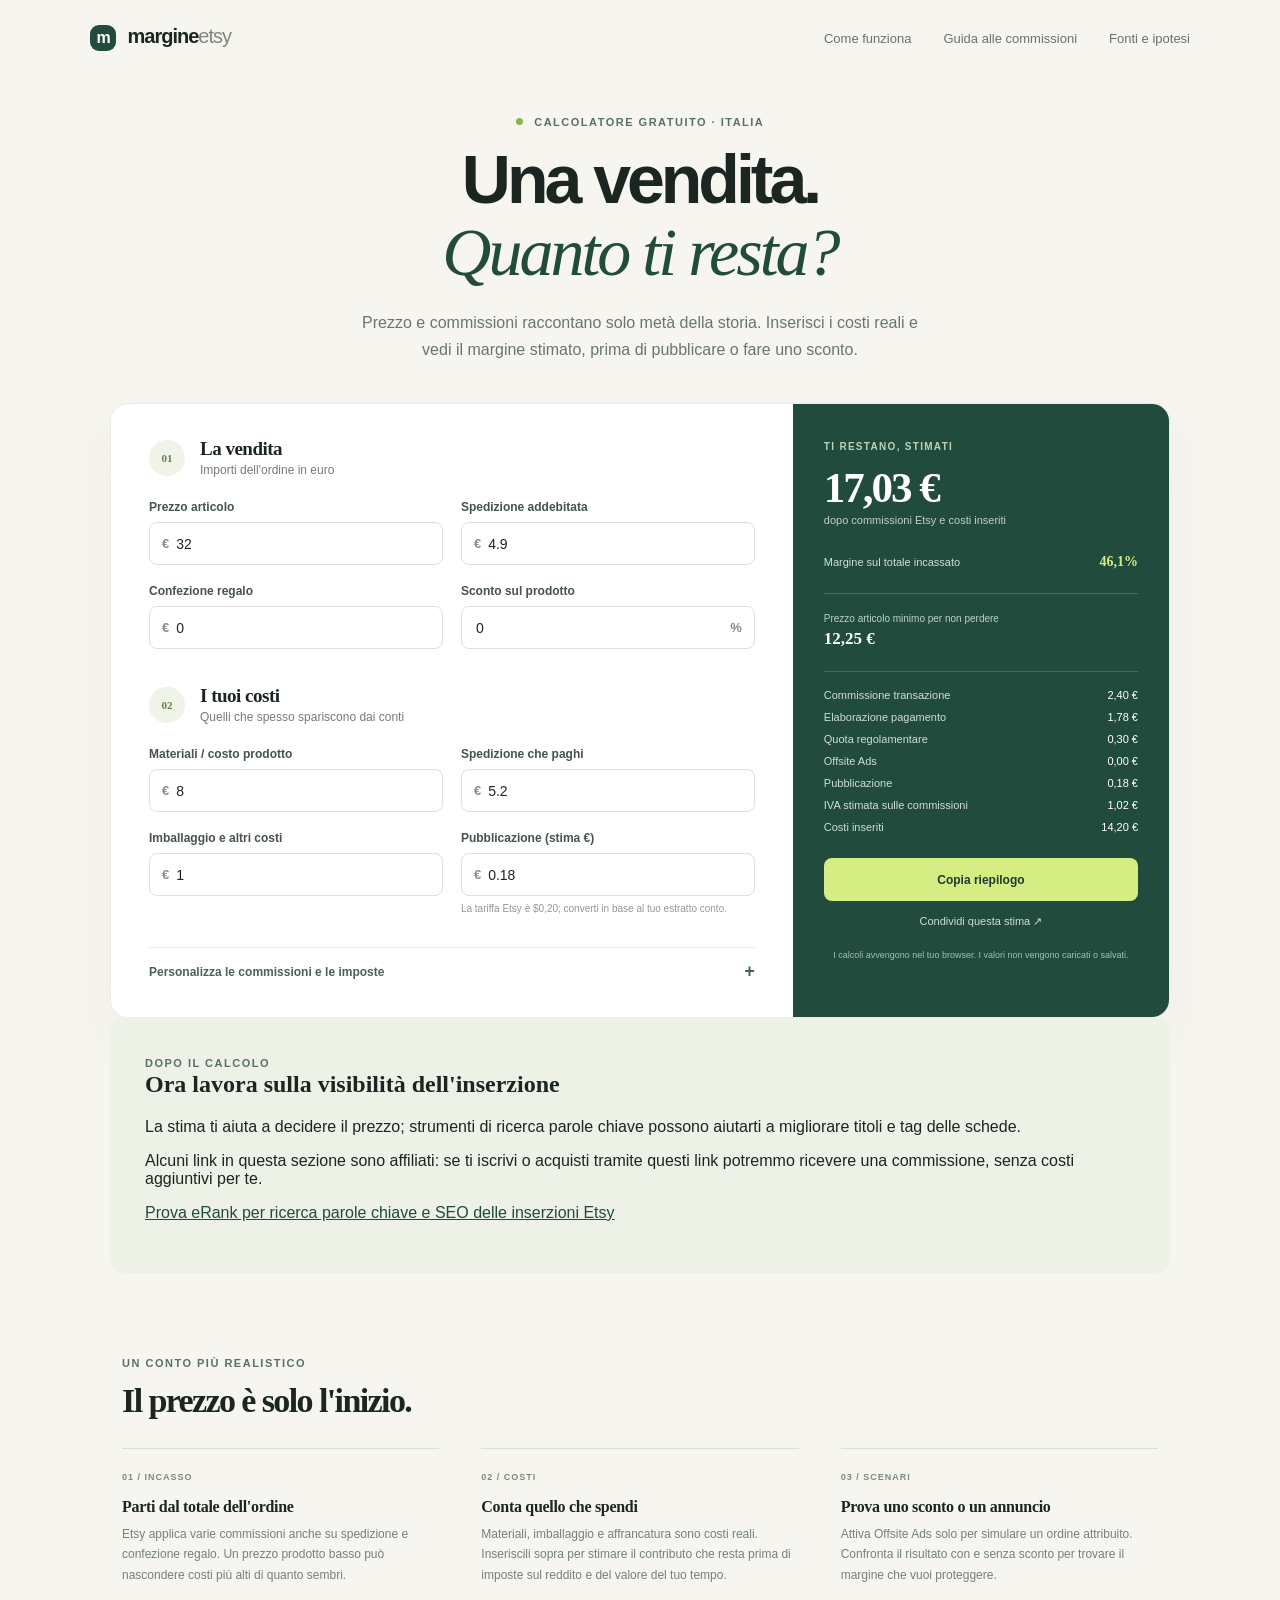
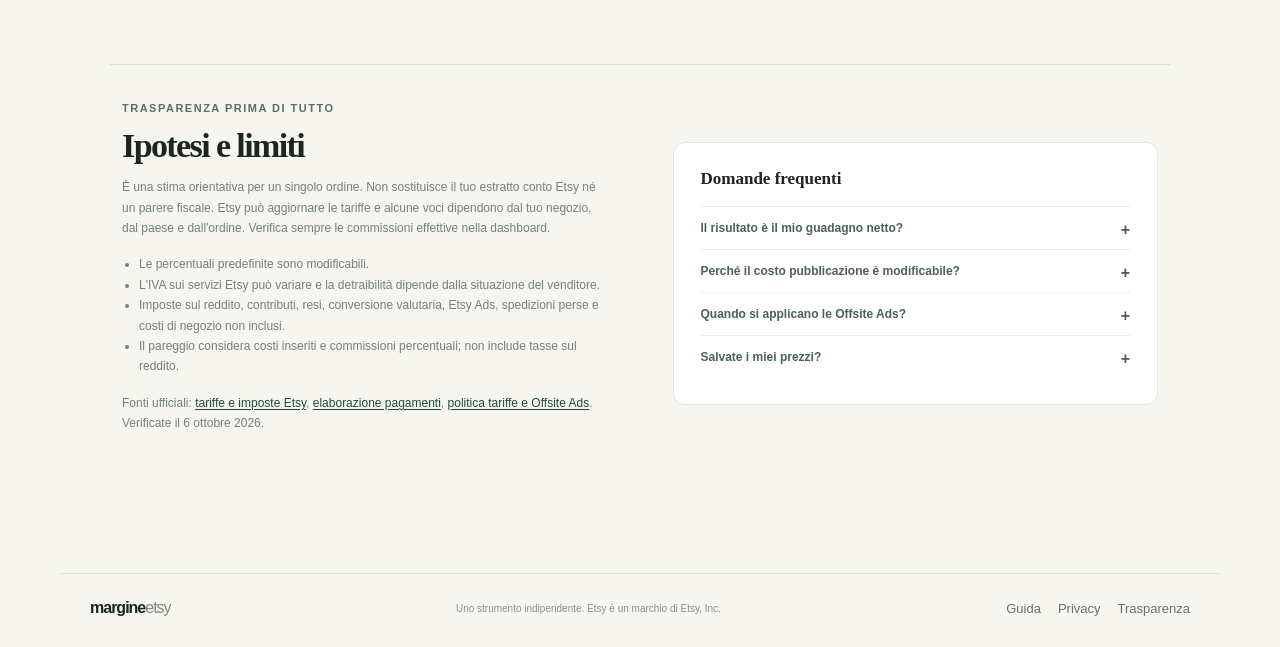
<file: index.html>
<!doctype html>
<html lang="it">
<head>
  <meta charset="utf-8">
  <meta name="viewport" content="width=device-width, initial-scale=1">
  <meta name="description" content="Calcola quanto ti resta davvero da una vendita Etsy: commissioni, IVA sui servizi, costi, sconti e Offsite Ads. Gratuito, senza registrazione.">
  <meta name="theme-color" content="#f7f5f0">
  <link rel="stylesheet" href="styles.css">
  <title>Calcolatore margine Etsy Italia: quanto ti resta? | Margine Etsy</title>
  <meta property="og:title" content="Quanto ti resta da una vendita Etsy? Calcolalo">
  <meta property="og:description" content="Stima commissioni e margine del tuo prossimo ordine Etsy, gratis e senza registrazione.">
  <meta property="og:type" content="website">
  <script type="application/ld+json">
  {"@context":"https://schema.org","@type":"WebApplication","name":"Margine Etsy Italia","applicationCategory":"BusinessApplication","operatingSystem":"Any","offers":{"@type":"Offer","price":"0","priceCurrency":"EUR"},"inLanguage":"it"}
  </script>
  <script type="application/ld+json">
  {"@context":"https://schema.org","@type":"FAQPage","mainEntity":[{"@type":"Question","name":"Il risultato è il mio guadagno netto?","acceptedAnswer":{"@type":"Answer","text":"No. È il ricavo dell'ordine meno le commissioni stimate e i costi inseriti. Non include imposte sul reddito, contributi o il valore del lavoro."}},{"@type":"Question","name":"Perché il costo pubblicazione è modificabile?","acceptedAnswer":{"@type":"Answer","text":"Etsy pubblica la tariffa in dollari USA; il controvalore addebitato in euro dipende dal cambio e dall'estratto conto."}},{"@type":"Question","name":"Quando si applicano le Offsite Ads?","acceptedAnswer":{"@type":"Answer","text":"Solo sugli ordini attribuiti a una visita generata dalle inserzioni esterne di Etsy. La percentuale dipende dalle regole e dalla soglia di vendite del negozio."}}]}
  </script>
    <link rel="canonical" href="https://etsy-calculator-nine.vercel.app/">
  <meta property="og:url" content="https://etsy-calculator-nine.vercel.app/">
</head>
<body>
  <header class="topbar"><a class="brand" href="index.html" aria-label="Margine Etsy, home"><span class="brand-mark">m</span> margine<span class="brand-light">etsy</span></a><nav><a href="#guida">Come funziona</a><a href="commissioni-etsy.html">Guida alle commissioni</a><a href="#fonti">Fonti e ipotesi</a></nav></header>
  <main>
    <section class="hero"><div class="eyebrow"><span class="dot"></span> Calcolatore gratuito · Italia</div><h1>Una vendita.<br><em>Quanto ti resta?</em></h1><p class="intro">Prezzo e commissioni raccontano solo metà della storia. Inserisci i costi reali e vedi il margine stimato, prima di pubblicare o fare uno sconto.</p></section>
    <section class="calculator" id="calcolatore" aria-label="Calcolatore margine Etsy">
      <div class="inputs">
        <div class="section-heading"><span class="step">01</span><div><h2>La vendita</h2><p>Importi dell'ordine in euro</p></div></div>
        <div class="field-grid">
          <label>Prezzo articolo <span class="control"><span>€</span><input id="price" type="number" min="0" step="0.01" value="32.00" inputmode="decimal"></span></label>
          <label>Spedizione addebitata <span class="control"><span>€</span><input id="shipping" type="number" min="0" step="0.01" value="4.90" inputmode="decimal"></span></label>
          <label>Confezione regalo <span class="control"><span>€</span><input id="gift" type="number" min="0" step="0.01" value="0" inputmode="decimal"></span></label>
          <label>Sconto sul prodotto <span class="control"><input id="discount" type="number" min="0" max="100" step="1" value="0" inputmode="decimal"><span>%</span></span></label>
        </div>
        <div class="section-heading second"><span class="step">02</span><div><h2>I tuoi costi</h2><p>Quelli che spesso spariscono dai conti</p></div></div>
        <div class="field-grid">
          <label>Materiali / costo prodotto <span class="control"><span>€</span><input id="cogs" type="number" min="0" step="0.01" value="8.00" inputmode="decimal"></span></label>
          <label>Spedizione che paghi <span class="control"><span>€</span><input id="postage" type="number" min="0" step="0.01" value="5.20" inputmode="decimal"></span></label>
          <label>Imballaggio e altri costi <span class="control"><span>€</span><input id="other" type="number" min="0" step="0.01" value="1.00" inputmode="decimal"></span></label>
          <label>Pubblicazione (stima €) <span class="control"><span>€</span><input id="listing" type="number" min="0" step="0.01" value="0.18" inputmode="decimal"></span><small>La tariffa Etsy è $0,20; converti in base al tuo estratto conto.</small></label>
        </div>
        <details class="advanced"><summary>Personalizza le commissioni e le imposte</summary>
          <div class="field-grid advanced-grid">
            <label>Commissione di transazione <span class="control"><input id="transaction" type="number" min="0" max="100" step="0.1" value="6.5" inputmode="decimal"><span>%</span></span></label>
            <label>Elaborazione pagamento <span class="control"><input id="processing" type="number" min="0" max="100" step="0.1" value="4" inputmode="decimal"><span>%</span></span></label>
            <label>Quota fissa pagamento <span class="control"><span>€</span><input id="fixed" type="number" min="0" step="0.01" value="0.30" inputmode="decimal"></span></label>
            <label>Quota regolamentare <span class="control"><input id="regulatory" type="number" min="0" max="100" step="0.1" value="0.8" inputmode="decimal"><span>%</span></span><small>Imposta al valore indicato per il tuo account, se applicabile.</small></label>
            <label>IVA sulle commissioni Etsy <span class="control"><input id="feeVat" type="number" min="0" max="100" step="1" value="22" inputmode="decimal"><span>%</span></span><small>Aliquota indicativa; personalizza in base alla fattura e alla detraibilità.</small></label>
            <label>Offsite Ads <select id="offsite"><option value="0">Nessun ordine attribuito</option><option value="15">Ordine attribuito · 15%</option><option value="12">Ordine attribuito · 12%</option></select><small>Si applica solo agli ordini attribuiti alle inserzioni esterne.</small></label>
          </div>
          <label class="check"><input id="vatOnFees" type="checkbox" checked><span>Considera l'IVA sui servizi Etsy come costo</span></label>
        </details>
      </div>
      <aside class="results" aria-live="polite">
        <div class="result-label">TI RESTANO, STIMATI</div><div class="net" id="net">€ 0,00</div><div class="result-caption">dopo commissioni Etsy e costi inseriti</div>
        <div class="margin-line"><span>Margine sul totale incassato</span><strong id="margin">0%</strong></div>
        <div class="rule"></div>
        <div class="break-even"><span>Prezzo articolo minimo per non perdere</span><strong id="breakEven">€ 0,00</strong></div>
        <div class="fee-list" id="feeList"></div>
        <button class="button" id="copy">Copia riepilogo</button><button class="share-link" id="share">Condividi questa stima ↗</button>
        <p class="privacy-note">I calcoli avvengono nel tuo browser. I valori non vengono caricati o salvati.</p>
      </aside>
    </section>
    <section class="monetize" id="resources"><div><span class="eyebrow">Dopo il calcolo</span><h2>Ora lavora sulla visibilità dell'inserzione</h2><p>La stima ti aiuta a decidere il prezzo; strumenti di ricerca parole chiave possono aiutarti a migliorare titoli e tag delle schede.</p><div id="affiliateLinks"></div></div></section>
    <section class="guide" id="guida"><div class="eyebrow">Un conto più realistico</div><h2>Il prezzo è solo l'inizio.</h2><div class="guide-grid"><article><span>01 / INCASSO</span><h3>Parti dal totale dell'ordine</h3><p>Etsy applica varie commissioni anche su spedizione e confezione regalo. Un prezzo prodotto basso può nascondere costi più alti di quanto sembri.</p></article><article><span>02 / COSTI</span><h3>Conta quello che spendi</h3><p>Materiali, imballaggio e affrancatura sono costi reali. Inseriscili sopra per stimare il contributo che resta prima di imposte sul reddito e del valore del tuo tempo.</p></article><article><span>03 / SCENARI</span><h3>Prova uno sconto o un annuncio</h3><p>Attiva Offsite Ads solo per simulare un ordine attribuito. Confronta il risultato con e senza sconto per trovare il margine che vuoi proteggere.</p></article></div></section>
    <section class="faq" id="fonti"><div><div class="eyebrow">Trasparenza prima di tutto</div><h2>Ipotesi e limiti</h2><p>È una stima orientativa per un singolo ordine. Non sostituisce il tuo estratto conto Etsy né un parere fiscale. Etsy può aggiornare le tariffe e alcune voci dipendono dal tuo negozio, dal paese e dall'ordine. Verifica sempre le commissioni effettive nella dashboard.</p><ul><li>Le percentuali predefinite sono modificabili.</li><li>L'IVA sui servizi Etsy può variare e la detraibilità dipende dalla situazione del venditore.</li><li>Imposte sul reddito, contributi, resi, conversione valutaria, Etsy Ads, spedizioni perse e costi di negozio non inclusi.</li><li>Il pareggio considera costi inseriti e commissioni percentuali; non include tasse sul reddito.</li></ul><p class="source-links">Fonti ufficiali: <a href="https://help.etsy.com/hc/en-us/articles/115014483627-What-are-the-Fees-and-Taxes-for-Selling-on-Etsy" target="_blank" rel="noopener">tariffe e imposte Etsy</a>, <a href="https://help.etsy.com/hc/en-us/articles/115015628847-What-are-Payment-Processing-Fees-for-Selling-on-Etsy" target="_blank" rel="noopener">elaborazione pagamenti</a>, <a href="https://www.etsy.com/legal/fees/" target="_blank" rel="noopener">politica tariffe e Offsite Ads</a>. Verificate il 6 ottobre 2026.</p></div><div class="faq-card"><h3>Domande frequenti</h3><details><summary>Il risultato è il mio guadagno netto?</summary><p>No. È il ricavo dell'ordine meno le commissioni stimate e i costi che inserisci. Non include imposte sul reddito, contributi o il valore del tuo lavoro.</p></details><details><summary>Perché il costo pubblicazione è modificabile?</summary><p>Etsy pubblica la tariffa in dollari USA; il controvalore addebitato in euro dipende dal cambio e dal tuo estratto conto.</p></details><details><summary>Quando si applicano le Offsite Ads?</summary><p>Solo sugli ordini attribuiti a una visita generata dalle inserzioni esterne di Etsy. La percentuale dipende dalle regole e dalla soglia di vendite del negozio.</p></details><details><summary>Salvate i miei prezzi?</summary><p>No. Il calcolo viene eseguito localmente nel browser e non richiede account o invio dei dati.</p></details></div></section>
  </main>
  <footer><a class="brand" href="index.html">margine<span class="brand-light">etsy</span></a><span>Uno strumento indipendente. Etsy è un marchio di Etsy, Inc.</span><div><a href="commissioni-etsy.html">Guida</a><a href="privacy.html">Privacy</a><a href="disclosure.html">Trasparenza</a></div></footer>
  <script src="config.js"></script><script src="calculator.js"></script><script src="app.js"></script>
</body>
</html>
</file>
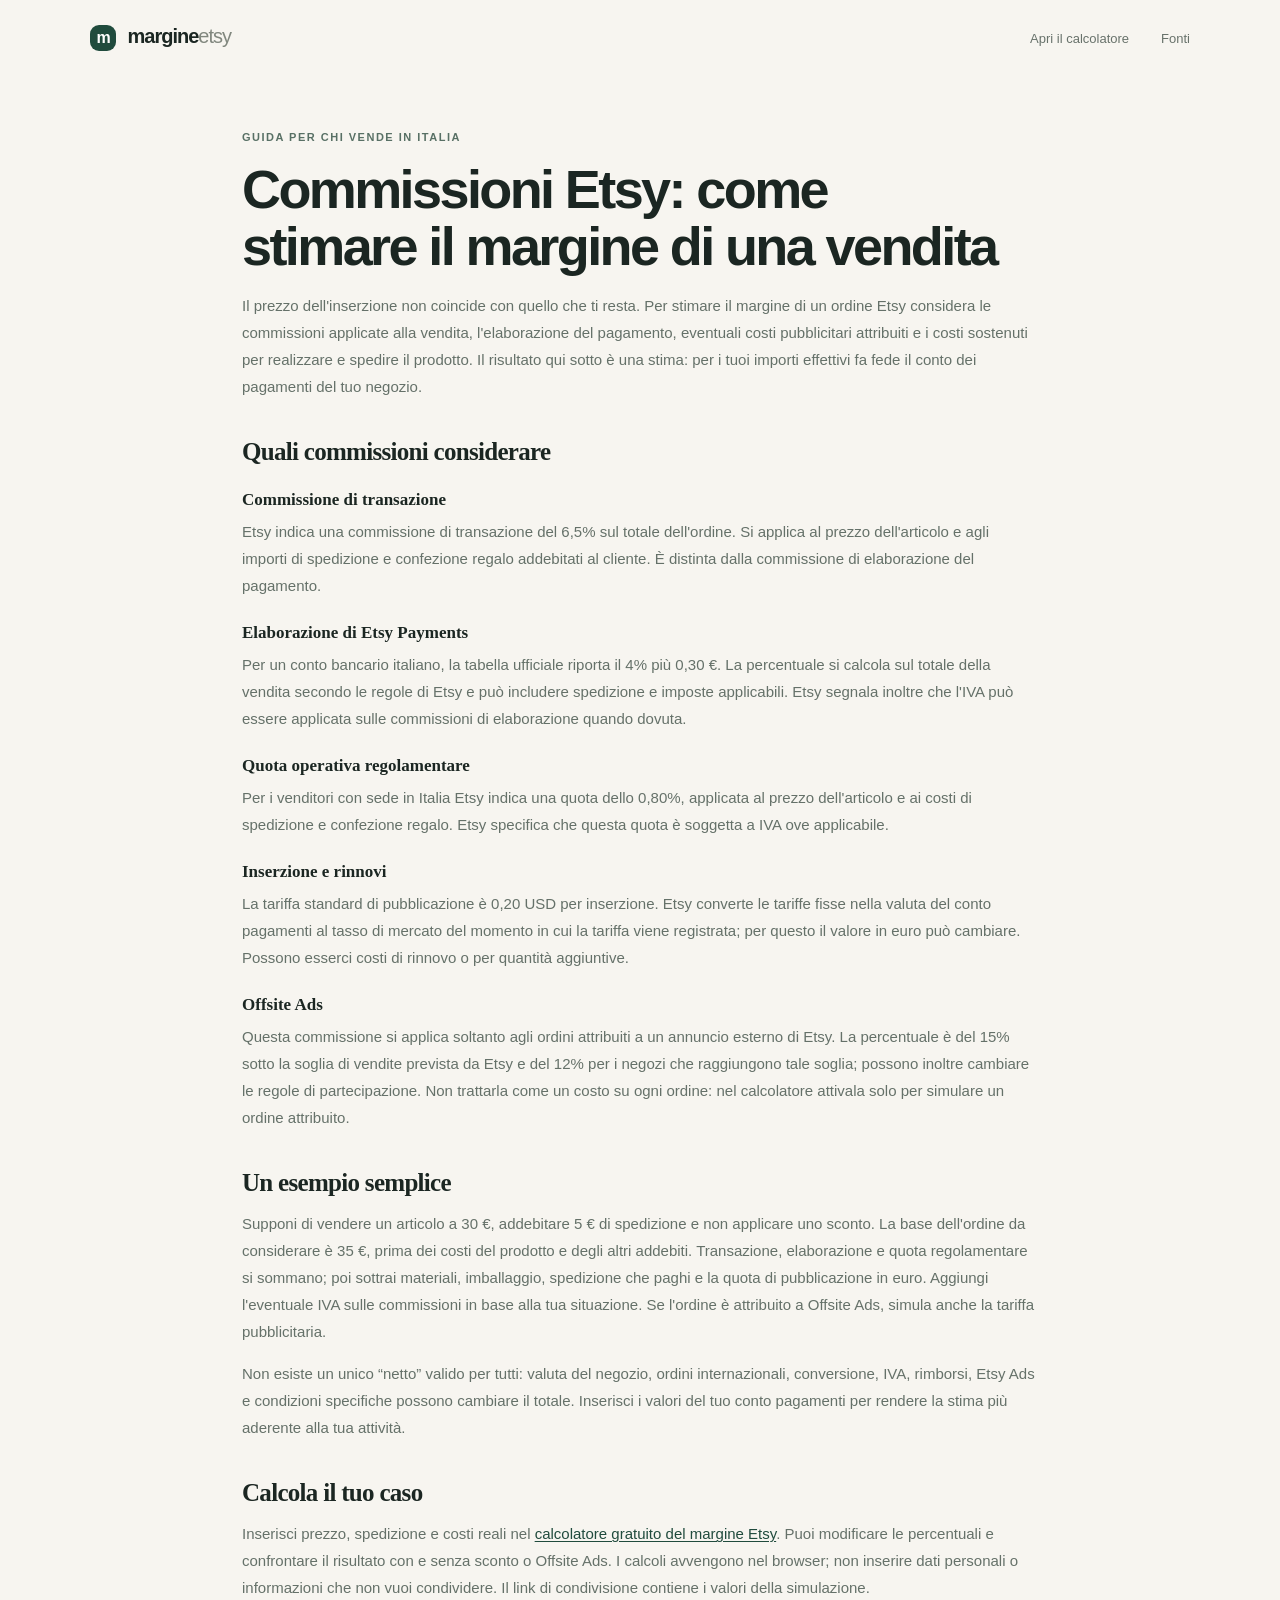
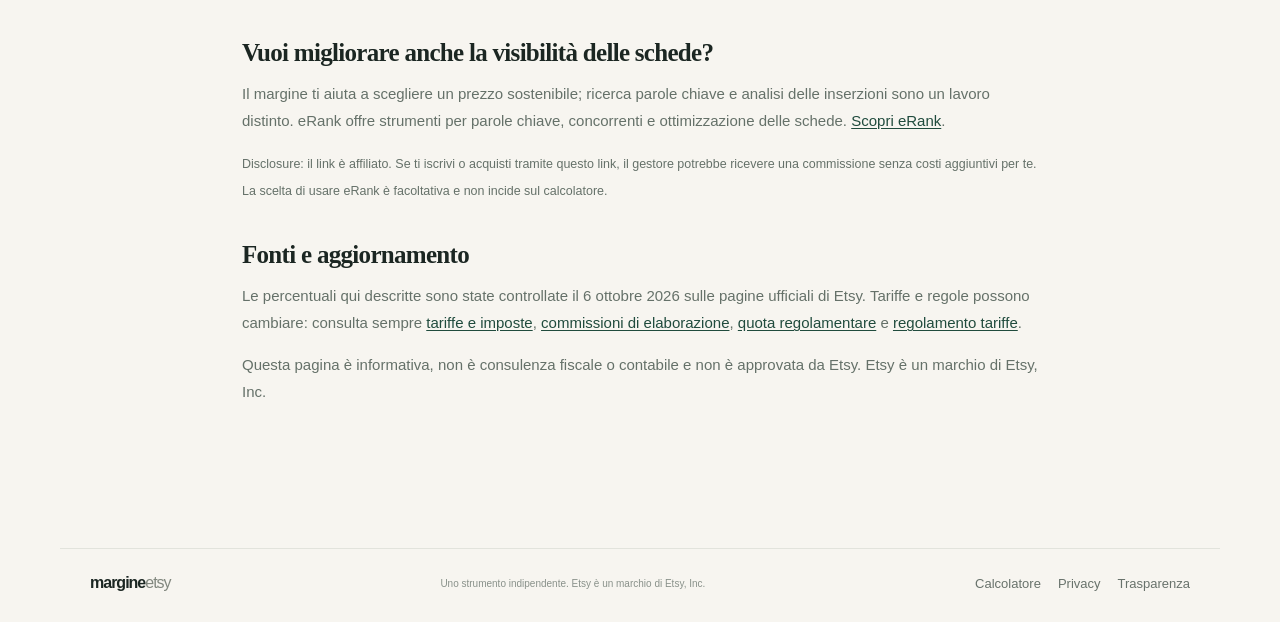
<file: commissioni-etsy.html>
<!doctype html>
<html lang="it">
<head>
  <meta charset="utf-8">
  <meta name="viewport" content="width=device-width, initial-scale=1">
  <meta name="description" content="Guida pratica alle commissioni Etsy per venditori italiani: transazione, pagamenti, quota regolamentare, Offsite Ads e costi da inserire nel prezzo.">
  <meta name="theme-color" content="#f7f5f0">
  <link rel="stylesheet" href="styles.css">
  <link rel="canonical" href="https://etsy-calculator-nine.vercel.app/commissioni-etsy.html">
  <title>Commissioni Etsy in Italia: guida e calcolo del margine | Margine Etsy</title>
  <meta property="og:title" content="Commissioni Etsy in Italia: guida pratica">
  <meta property="og:description" content="Capisci quali costi Etsy considerare e stima quanto resta da un ordine.">
  <meta property="og:type" content="article">
</head>
<body>
  <header class="topbar"><a class="brand" href="index.html"><span class="brand-mark">m</span> margine<span class="brand-light">etsy</span></a><nav><a href="index.html#calcolatore">Apri il calcolatore</a><a href="index.html#fonti">Fonti</a></nav></header>
  <main>
    <article class="faq guide-article">
      <div class="eyebrow">Guida per chi vende in Italia</div>
      <h1>Commissioni Etsy: come stimare il margine di una vendita</h1>
      <p>Il prezzo dell'inserzione non coincide con quello che ti resta. Per stimare il margine di un ordine Etsy considera le commissioni applicate alla vendita, l'elaborazione del pagamento, eventuali costi pubblicitari attribuiti e i costi sostenuti per realizzare e spedire il prodotto. Il risultato qui sotto è una stima: per i tuoi importi effettivi fa fede il conto dei pagamenti del tuo negozio.</p>

      <h2>Quali commissioni considerare</h2>
      <h3>Commissione di transazione</h3>
      <p>Etsy indica una commissione di transazione del 6,5% sul totale dell'ordine. Si applica al prezzo dell'articolo e agli importi di spedizione e confezione regalo addebitati al cliente. È distinta dalla commissione di elaborazione del pagamento.</p>

      <h3>Elaborazione di Etsy Payments</h3>
      <p>Per un conto bancario italiano, la tabella ufficiale riporta il 4% più 0,30&nbsp;€. La percentuale si calcola sul totale della vendita secondo le regole di Etsy e può includere spedizione e imposte applicabili. Etsy segnala inoltre che l'IVA può essere applicata sulle commissioni di elaborazione quando dovuta.</p>

      <h3>Quota operativa regolamentare</h3>
      <p>Per i venditori con sede in Italia Etsy indica una quota dello 0,80%, applicata al prezzo dell'articolo e ai costi di spedizione e confezione regalo. Etsy specifica che questa quota è soggetta a IVA ove applicabile.</p>

      <h3>Inserzione e rinnovi</h3>
      <p>La tariffa standard di pubblicazione è 0,20&nbsp;USD per inserzione. Etsy converte le tariffe fisse nella valuta del conto pagamenti al tasso di mercato del momento in cui la tariffa viene registrata; per questo il valore in euro può cambiare. Possono esserci costi di rinnovo o per quantità aggiuntive.</p>

      <h3>Offsite Ads</h3>
      <p>Questa commissione si applica soltanto agli ordini attribuiti a un annuncio esterno di Etsy. La percentuale è del 15% sotto la soglia di vendite prevista da Etsy e del 12% per i negozi che raggiungono tale soglia; possono inoltre cambiare le regole di partecipazione. Non trattarla come un costo su ogni ordine: nel calcolatore attivala solo per simulare un ordine attribuito.</p>

      <h2>Un esempio semplice</h2>
      <p>Supponi di vendere un articolo a 30&nbsp;€, addebitare 5&nbsp;€ di spedizione e non applicare uno sconto. La base dell'ordine da considerare è 35&nbsp;€, prima dei costi del prodotto e degli altri addebiti. Transazione, elaborazione e quota regolamentare si sommano; poi sottrai materiali, imballaggio, spedizione che paghi e la quota di pubblicazione in euro. Aggiungi l'eventuale IVA sulle commissioni in base alla tua situazione. Se l'ordine è attribuito a Offsite Ads, simula anche la tariffa pubblicitaria.</p>
      <p>Non esiste un unico “netto” valido per tutti: valuta del negozio, ordini internazionali, conversione, IVA, rimborsi, Etsy Ads e condizioni specifiche possono cambiare il totale. Inserisci i valori del tuo conto pagamenti per rendere la stima più aderente alla tua attività.</p>

      <h2>Calcola il tuo caso</h2>
      <p>Inserisci prezzo, spedizione e costi reali nel <a href="index.html#calcolatore">calcolatore gratuito del margine Etsy</a>. Puoi modificare le percentuali e confrontare il risultato con e senza sconto o Offsite Ads. I calcoli avvengono nel browser; non inserire dati personali o informazioni che non vuoi condividere. Il link di condivisione contiene i valori della simulazione.</p>

      <h2>Vuoi migliorare anche la visibilità delle schede?</h2>
      <p>Il margine ti aiuta a scegliere un prezzo sostenibile; ricerca parole chiave e analisi delle inserzioni sono un lavoro distinto. eRank offre strumenti per parole chiave, concorrenti e ottimizzazione delle schede. <a href="https://erank.com/?fpr=eduardo-e12ecb" rel="sponsored nofollow noopener" target="_blank">Scopri eRank</a>.</p>
      <p><small>Disclosure: il link è affiliato. Se ti iscrivi o acquisti tramite questo link, il gestore potrebbe ricevere una commissione senza costi aggiuntivi per te. La scelta di usare eRank è facoltativa e non incide sul calcolatore.</small></p>

      <h2>Fonti e aggiornamento</h2>
      <p>Le percentuali qui descritte sono state controllate il 6 ottobre 2026 sulle pagine ufficiali di Etsy. Tariffe e regole possono cambiare: consulta sempre <a href="https://help.etsy.com/hc/it/articles/115014483627-Tariffe-commissioni-e-imposte-per-vendere-su-Etsy" target="_blank" rel="noopener">tariffe e imposte</a>, <a href="https://help.etsy.com/hc/it/articles/115015628847-Cosa-sono-le-commissioni-per-l-elaborazione-dei-pagamenti-per-vendere-su-Etsy" target="_blank" rel="noopener">commissioni di elaborazione</a>, <a href="https://help.etsy.com/hc/it/articles/1500011073202-Che-cos-%C3%A8-una-commissione-operativa-regolamentare" target="_blank" rel="noopener">quota regolamentare</a> e <a href="https://www.etsy.com/legal/fees/" target="_blank" rel="noopener">regolamento tariffe</a>.</p>
      <p>Questa pagina è informativa, non è consulenza fiscale o contabile e non è approvata da Etsy. Etsy è un marchio di Etsy, Inc.</p>
    </article>
  </main>
  <footer><a class="brand" href="index.html">margine<span class="brand-light">etsy</span></a><span>Uno strumento indipendente. Etsy è un marchio di Etsy, Inc.</span><div><a href="index.html">Calcolatore</a><a href="privacy.html">Privacy</a><a href="disclosure.html">Trasparenza</a></div></footer>
</body>
</html>
</file>
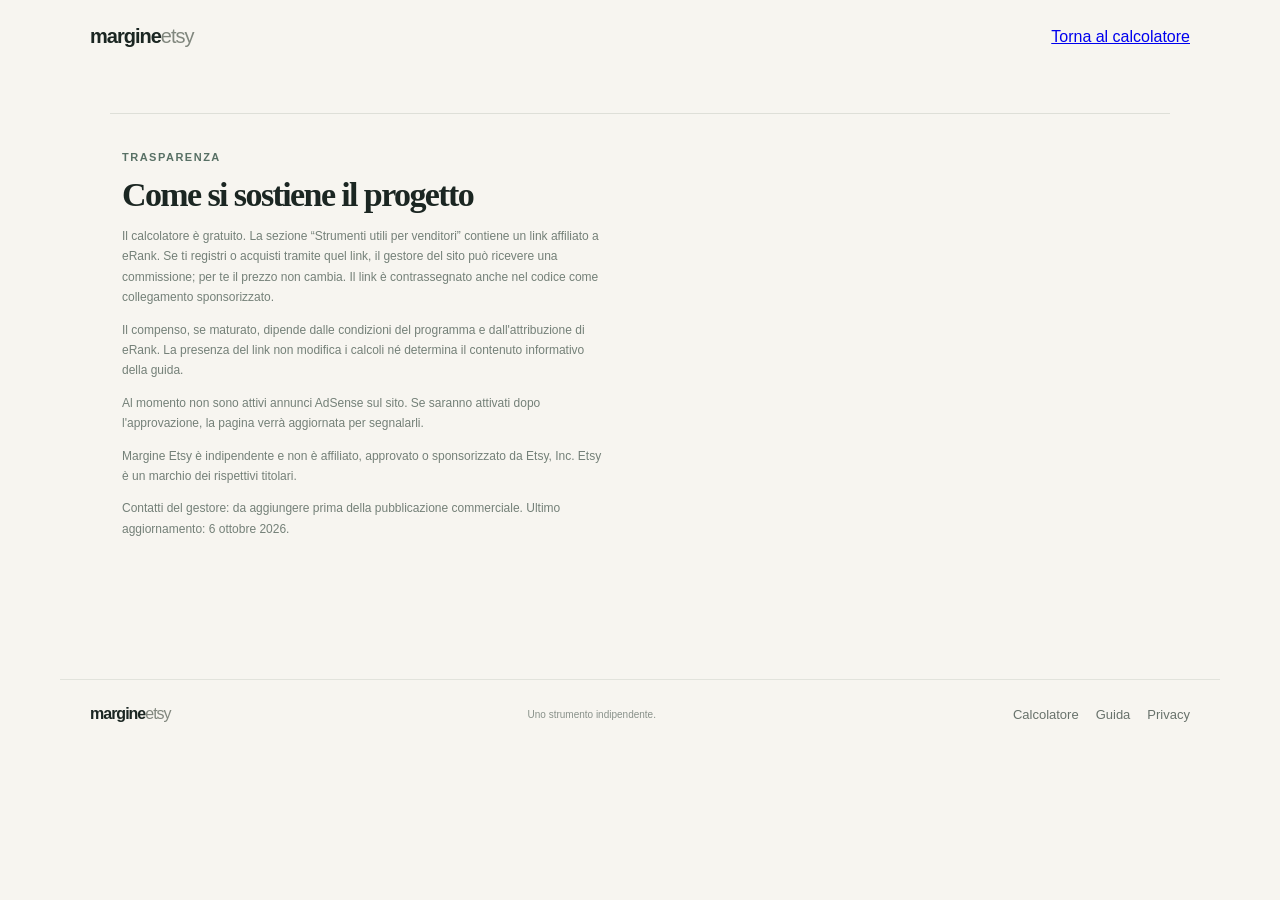
<file: disclosure.html>
<!doctype html><html lang="it"><head><meta charset="utf-8"><meta name="viewport" content="width=device-width, initial-scale=1"><meta name="description" content="Come Margine Etsy può essere finanziato e come segnala i link commerciali."><title>Trasparenza | Margine Etsy</title><link rel="stylesheet" href="styles.css"></head><body><header class="topbar"><a class="brand" href="index.html">margine<span class="brand-light">etsy</span></a><a href="index.html">Torna al calcolatore</a></header><main><section class="faq"><div><div class="eyebrow">Trasparenza</div><h2>Come si sostiene il progetto</h2><p>Il calcolatore è gratuito. La sezione “Strumenti utili per venditori” contiene un link affiliato a eRank. Se ti registri o acquisti tramite quel link, il gestore del sito può ricevere una commissione; per te il prezzo non cambia. Il link è contrassegnato anche nel codice come collegamento sponsorizzato.</p><p>Il compenso, se maturato, dipende dalle condizioni del programma e dall'attribuzione di eRank. La presenza del link non modifica i calcoli né determina il contenuto informativo della guida.</p><p>Al momento non sono attivi annunci AdSense sul sito. Se saranno attivati dopo l'approvazione, la pagina verrà aggiornata per segnalarli.</p><p>Margine Etsy è indipendente e non è affiliato, approvato o sponsorizzato da Etsy, Inc. Etsy è un marchio dei rispettivi titolari.</p><p>Contatti del gestore: da aggiungere prima della pubblicazione commerciale. Ultimo aggiornamento: 6 ottobre 2026.</p></div></section></main><footer><a class="brand" href="index.html">margine<span class="brand-light">etsy</span></a><span>Uno strumento indipendente.</span><div><a href="index.html">Calcolatore</a><a href="commissioni-etsy.html">Guida</a><a href="privacy.html">Privacy</a></div></footer></body></html>
</file>
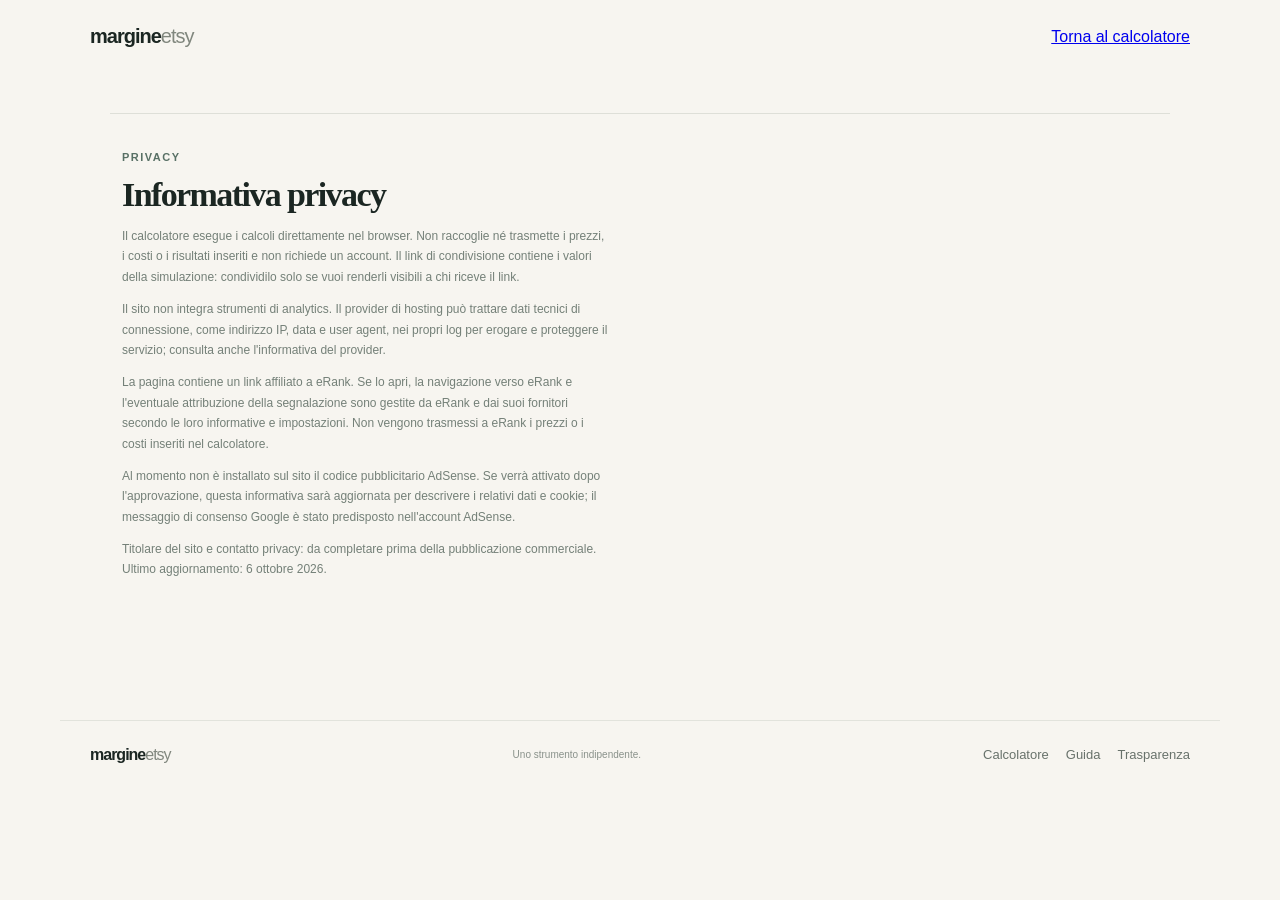
<file: privacy.html>
<!doctype html><html lang="it"><head><meta charset="utf-8"><meta name="viewport" content="width=device-width, initial-scale=1"><meta name="description" content="Informativa privacy di Margine Etsy."><title>Privacy | Margine Etsy</title><link rel="stylesheet" href="styles.css"></head><body><header class="topbar"><a class="brand" href="index.html">margine<span class="brand-light">etsy</span></a><a href="index.html">Torna al calcolatore</a></header><main><section class="faq"><div><div class="eyebrow">Privacy</div><h2>Informativa privacy</h2><p>Il calcolatore esegue i calcoli direttamente nel browser. Non raccoglie né trasmette i prezzi, i costi o i risultati inseriti e non richiede un account. Il link di condivisione contiene i valori della simulazione: condividilo solo se vuoi renderli visibili a chi riceve il link.</p><p>Il sito non integra strumenti di analytics. Il provider di hosting può trattare dati tecnici di connessione, come indirizzo IP, data e user agent, nei propri log per erogare e proteggere il servizio; consulta anche l'informativa del provider.</p><p>La pagina contiene un link affiliato a eRank. Se lo apri, la navigazione verso eRank e l'eventuale attribuzione della segnalazione sono gestite da eRank e dai suoi fornitori secondo le loro informative e impostazioni. Non vengono trasmessi a eRank i prezzi o i costi inseriti nel calcolatore.</p><p>Al momento non è installato sul sito il codice pubblicitario AdSense. Se verrà attivato dopo l'approvazione, questa informativa sarà aggiornata per descrivere i relativi dati e cookie; il messaggio di consenso Google è stato predisposto nell'account AdSense.</p><p>Titolare del sito e contatto privacy: da completare prima della pubblicazione commerciale. Ultimo aggiornamento: 6 ottobre 2026.</p></div></section></main><footer><a class="brand" href="index.html">margine<span class="brand-light">etsy</span></a><span>Uno strumento indipendente.</span><div><a href="index.html">Calcolatore</a><a href="commissioni-etsy.html">Guida</a><a href="disclosure.html">Trasparenza</a></div></footer></body></html>
</file>
<file: styles.css>
:root{--ink:#1b2622;--muted:#737d77;--paper:#f7f5f0;--white:#fff;--line:#e8e8e1;--green:#204b3d;--lime:#d6ed83;--orange:#f28a5f;--serif:Georgia,'Times New Roman',serif}*{box-sizing:border-box}html{scroll-behavior:smooth}body{margin:0;background:var(--paper);color:var(--ink);font-family:'DM Sans',Arial,sans-serif;-webkit-font-smoothing:antialiased}.topbar,footer{max-width:1160px;margin:auto;padding:25px 30px;display:flex;align-items:center;justify-content:space-between}.brand{font:800 20px Manrope,sans-serif;letter-spacing:-1px;color:var(--ink);text-decoration:none}.brand-mark{display:inline-grid;place-items:center;width:26px;height:26px;margin-right:7px;border-radius:9px;background:var(--green);color:white;font-size:16px}.brand-light{font-weight:500;color:#81877e}.topbar nav{display:flex;gap:32px}.topbar nav a,footer a{font-size:13px;color:#68726b;text-decoration:none}.topbar nav a:hover,footer a:hover{color:var(--green)}main{max-width:1120px;margin:auto;padding:40px 30px 90px}.hero{max-width:780px;margin:0 auto 40px;text-align:center}.eyebrow{color:#587065;font-size:11px;font-weight:700;letter-spacing:1.5px;text-transform:uppercase}.dot{display:inline-block;width:7px;height:7px;margin-right:7px;border-radius:50%;background:#87b455;vertical-align:1px}h1,h2,h3,p{margin-top:0}h1{font:700 clamp(42px,7vw,68px)/.99 Manrope,sans-serif;letter-spacing:-4px;margin:18px 0}.hero h1 em{font:italic 400 1em var(--serif);letter-spacing:-3px;color:var(--green)}.intro{max-width:580px;margin:auto;color:#69756f;font-size:16px;line-height:1.65}.calculator{display:grid;grid-template-columns:1.45fr .8fr;overflow:hidden;background:var(--white);border:1px solid #ecece5;border-radius:18px;box-shadow:0 22px 60px #253b2e0b}.inputs{padding:34px 38px 38px}.section-heading{display:flex;align-items:center;gap:15px;margin-bottom:23px}.step{display:grid;place-items:center;width:36px;height:36px;background:#f0f3e8;border-radius:50%;font:700 11px Manrope;color:#648044}.section-heading h2{font:700 19px Manrope;letter-spacing:-.5px;margin:0 0 3px}.section-heading p{font-size:12px;color:var(--muted);margin:0}.second{margin-top:36px}.field-grid{display:grid;grid-template-columns:1fr 1fr;gap:19px 18px}.field-grid label{display:block;color:#45534b;font-size:12px;font-weight:600}.control{display:flex;align-items:center;gap:5px;height:43px;margin-top:8px;padding:0 12px;border:1px solid #dedfd8;border-radius:8px;background:#fff;font-size:13px;color:#858d87;transition:border .15s,box-shadow .15s}.control:focus-within{border-color:#709178;box-shadow:0 0 0 3px #204b3d12}.control input{width:100%;min-width:0;border:0;outline:0;background:transparent;color:var(--ink);font:500 14px 'DM Sans',sans-serif}.control input::-webkit-inner-spin-button{-webkit-appearance:none}.field-grid small{display:block;margin:6px 0 0;color:#929991;font-size:10px;font-weight:400;line-height:1.4}select{width:100%;height:43px;margin-top:8px;padding:0 10px;border:1px solid #dedfd8;border-radius:8px;background:#fff;color:var(--ink);font:13px 'DM Sans',sans-serif}.advanced{margin-top:31px;border-top:1px solid var(--line);padding-top:17px}.advanced summary,.faq-card summary{cursor:pointer;list-style:none;color:#4a6256;font-size:12px;font-weight:700}.advanced summary::-webkit-details-marker,.faq-card summary::-webkit-details-marker{display:none}.advanced summary:after{content:'+';float:right;font-size:18px;line-height:12px}.advanced[open] summary:after{content:'−'}.advanced-grid{margin-top:20px}.check{display:flex;align-items:center;gap:9px;margin-top:18px;color:#6c766f;font-size:11px}.check input{accent-color:var(--green)}.results{padding:37px 31px;background:var(--green);color:#fff}.result-label{font-size:10px;font-weight:700;letter-spacing:1.3px;color:#bed2b8}.net{margin:11px 0 2px;font:700 43px Manrope;letter-spacing:-2px}.result-caption{font-size:11px;color:#c1d1c9}.margin-line{display:flex;justify-content:space-between;align-items:center;margin-top:28px;font-size:11px;color:#d3dfd7}.margin-line strong{font:600 14px Manrope;color:var(--lime)}.rule{height:1px;margin:23px 0 19px;background:#ffffff2d}.break-even span{display:block;font-size:10px;color:#c1d1c9}.break-even strong{display:block;margin-top:5px;font:600 17px Manrope}.fee-list{display:grid;gap:10px;margin-top:22px;padding-top:17px;border-top:1px solid #ffffff2d}.fee-row{display:flex;justify-content:space-between;gap:10px;font-size:11px;color:#d0ded6}.fee-row strong{color:white;font-weight:500}.button{width:100%;height:43px;margin-top:25px;border:0;border-radius:8px;background:var(--lime);color:#1d3a2f;font:700 12px 'DM Sans',sans-serif;cursor:pointer;transition:transform .15s,background .15s}.button:hover{transform:translateY(-1px);background:#e0f49c}.share-link{display:block;margin:14px auto 0;padding:0;border:0;background:transparent;color:#d1dfd5;font:500 11px 'DM Sans',sans-serif;cursor:pointer}.privacy-note{margin:21px 0 0;text-align:center;color:#a7c0b3;font-size:9px;line-height:1.5}.guide{padding:84px 12px 67px}.guide h2,.faq h2{margin:13px 0 28px;font:700 34px Manrope;letter-spacing:-1.6px}.guide-grid{display:grid;grid-template-columns:repeat(3,1fr);gap:42px}.guide-grid article{border-top:1px solid #dcded6;padding-top:17px}.guide-grid article>span{font-size:9px;font-weight:700;letter-spacing:1px;color:#7b8c7f}.guide-grid h3{margin:14px 0 8px;font:700 16px Manrope;letter-spacing:-.3px}.guide-grid p,.faq>div>p,.faq li{font-size:12px;line-height:1.7;color:#748078}.faq{display:grid;grid-template-columns:1fr 1fr;gap:65px;padding:37px 12px 38px;border-top:1px solid #dedfd8}.faq h2{margin-bottom:12px}.faq ul{padding-left:17px}.source-links a{color:var(--green);text-decoration:underline;text-underline-offset:2px}.faq-card{align-self:center;padding:26px 27px;background:#fff;border:1px solid #e8e8e1;border-radius:12px}.faq-card h3{font:700 17px Manrope;margin-bottom:17px}.faq-card details{padding:14px 0;border-top:1px solid #ededeb}.faq-card details p{margin:9px 0 0;color:#748078;font-size:11px;line-height:1.6}.faq-card summary:after{content:'+';float:right;font-size:16px}.faq-card details[open] summary:after{content:'−'}.monetize{padding:35px;background:#edf1e6;border-radius:14px}.monetize h2{font:700 24px Manrope}.monetize a{color:var(--green)}footer{border-top:1px solid #e2e3dc;padding-top:25px;padding-bottom:30px;gap:20px}footer .brand{font-size:16px}footer>span{color:#89918a;font-size:10px}footer div{display:flex;gap:17px}
@media(max-width:760px){.topbar{padding:20px 20px}.topbar nav{gap:16px}.topbar nav a{font-size:11px}main{padding:30px 16px 60px}.hero{margin-bottom:28px}h1{letter-spacing:-2.7px}.intro{font-size:14px}.calculator{grid-template-columns:1fr}.inputs{padding:26px 22px}.results{padding:29px 25px}.guide{padding:58px 4px 45px}.guide-grid{grid-template-columns:1fr;gap:23px}.guide-grid article{padding-top:13px}.guide-grid h3{margin-top:9px}.faq{grid-template-columns:1fr;gap:20px;padding:28px 4px}.faq h2{font-size:29px}footer{padding:20px;flex-wrap:wrap}footer>span{order:3;width:100%}}
@media(max-width:380px){.topbar nav{gap:10px}.topbar nav a{font-size:10px}.field-grid{gap:15px 11px}.inputs{padding:24px 16px}.net{font-size:37px}}
.guide-article{display:block;max-width:820px;margin:0 auto;border:0;padding-top:15px}.guide-article h1{max-width:760px;font-size:clamp(36px,6vw,54px);line-height:1.05;letter-spacing:-2.6px}.guide-article h2{margin:38px 0 13px;font-size:25px;letter-spacing:-.7px}.guide-article h3{margin:24px 0 8px;font:700 17px Manrope}.guide-article p{font-size:15px;line-height:1.8;color:#657169}.guide-article a{color:var(--green);text-decoration:underline;text-underline-offset:2px}
</file>
